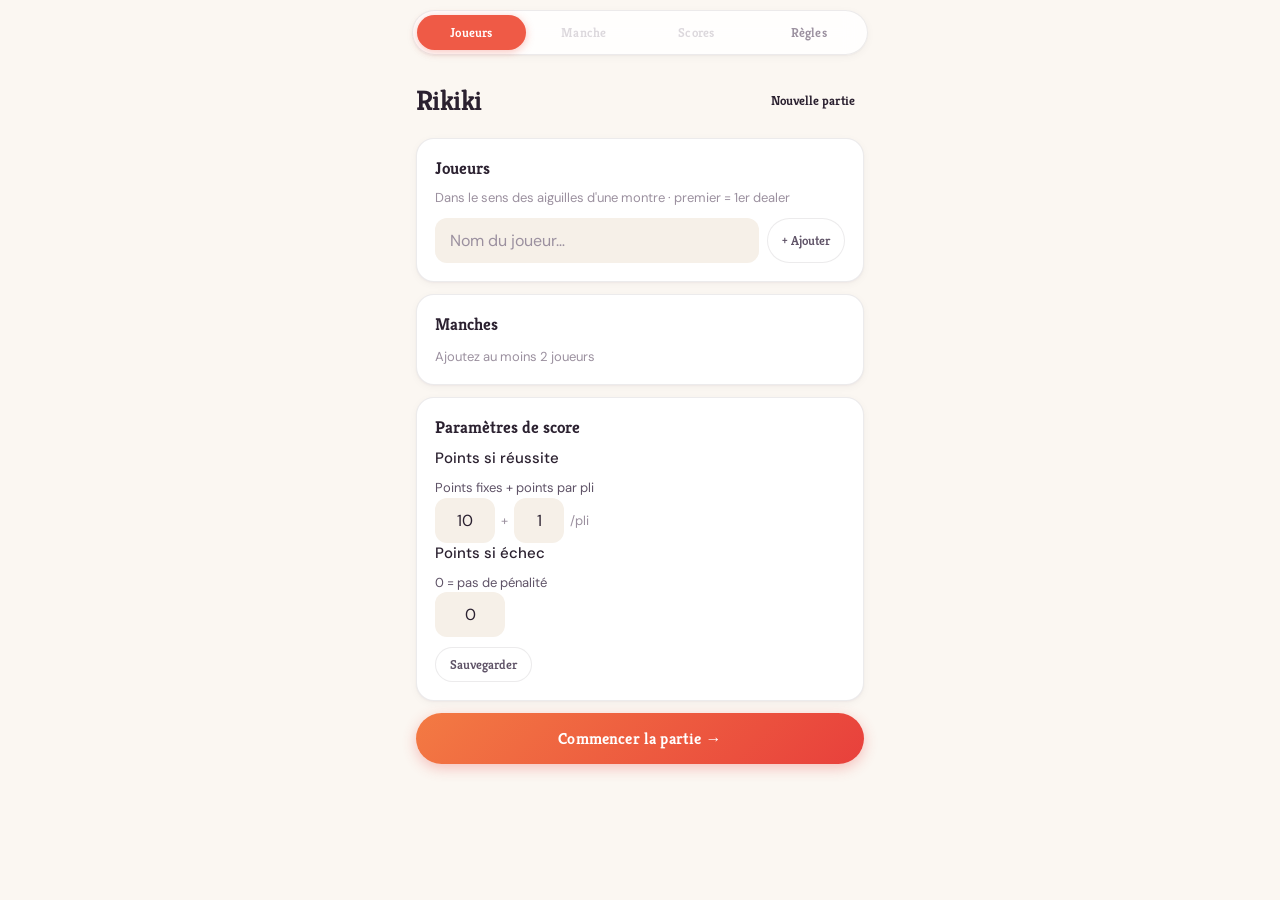
<file: index (3).html>
<!DOCTYPE html>
<html lang="fr">
<head>
  <meta charset="UTF-8">
  <meta name="viewport" content="width=device-width, initial-scale=1.0, viewport-fit=cover">
  <title>Rikiki</title>
  <meta name="description" content="Compteur de points pour le jeu de cartes Rikiki">
  <meta name="theme-color" content="#0f0e17">
  <meta name="apple-mobile-web-app-capable" content="yes">
  <meta name="apple-mobile-web-app-status-bar-style" content="black-translucent">
  <meta name="apple-mobile-web-app-title" content="Rikiki">
  <link rel="manifest" href="manifest.json">
  <link rel="icon" type="image/x-icon" href="images/favicon.ico">
  <link rel="icon" type="image/png" sizes="16x16" href="images/favicon-16x16.png">
  <link rel="icon" type="image/png" sizes="32x32" href="images/favicon-32x32.png">
  <link rel="apple-touch-icon" href="images/apple-touch-icon.png">
  <link rel="stylesheet" href="css/style.css">
</head>
<body>
<div id="app">

  <!-- NAV -->
  <nav class="nav">
    <button class="nav-btn active" id="nav-setup" onclick="showScreen('setup')">Joueurs</button>
    <button class="nav-btn" id="nav-game" onclick="showScreen('game'); renderGameScreen();" disabled>Manche</button>
    <button class="nav-btn" id="nav-scores" onclick="showScreen('scores'); renderScores();" disabled>Scores</button>
    <button class="nav-btn" id="nav-rules" onclick="showScreen('rules')">Règles</button>
  </nav>

  <!-- ── SETUP SCREEN ── -->
  <div class="screen active" id="screen-setup">
    <div style="padding-top:8px;">
      <div style="display:flex;align-items:center;justify-content:space-between;margin-bottom:20px;">
        <h1>Rikiki</h1>
        <span class="badge badge-amber" style="font-size:13px;">Nouvelle partie</span>
      </div>

      <div class="card">
        <h3>Joueurs</h3>
        <p style="font-size:13px;color:var(--text3);margin-bottom:12px;">Dans le sens des aiguilles d'une montre · premier = 1er dealer</p>
        <div id="player-list"></div>
        <div style="display:flex;gap:8px;margin-top:12px;">
          <input type="text" id="player-input" placeholder="Nom du joueur…" style="flex:1;" maxlength="20">
          <button class="btn-sm" onclick="addPlayer()" style="flex-shrink:0;">+ Ajouter</button>
        </div>
      </div>

      <div class="card">
        <h3>Manches</h3>
        <div id="round-preview"><span style="color:var(--text3);font-size:13px;">Ajoutez au moins 2 joueurs</span></div>
      </div>

      <!-- Settings inline -->
      <div class="card">
        <h3>Paramètres de score</h3>
        <div class="setting-row">
          <div>
            <div class="setting-label">Points si réussite</div>
            <div class="setting-desc">Points fixes + points par pli</div>
          </div>
          <div style="display:flex;gap:6px;align-items:center;">
            <input type="number" id="set-success" min="0" max="100" value="10" style="width:60px;">
            <span style="color:var(--text3);font-size:13px;">+</span>
            <input type="number" id="set-trick" min="0" max="10" value="1" style="width:50px;">
            <span style="color:var(--text3);font-size:13px;">/pli</span>
          </div>
        </div>
        <div class="setting-row">
          <div>
            <div class="setting-label">Points si échec</div>
            <div class="setting-desc">0 = pas de pénalité</div>
          </div>
          <input type="number" id="set-failure" min="-100" max="0" value="0" style="width:70px;">
        </div>
        <button class="btn-sm" onclick="saveSettings()" style="margin-top:10px;">Sauvegarder</button>
      </div>

      <button class="btn btn-primary" onclick="startGame()">Commencer la partie →</button>
    </div>
  </div>

  <!-- ── GAME SCREEN ── -->
  <div class="screen" id="screen-game">
    <div id="finished-area" style="display:none;" class="winner-banner">
      <div class="crown">🏆</div>
      <div class="winner-name" id="winner-name"></div>
      <div id="winner-pts" style="font-size:18px;color:var(--text2);font-family:'Kreon',serif;font-weight:600;"></div>
      <p style="font-size:14px;color:var(--text3);margin-top:8px;">Consultez le tableau des scores</p>
      <button class="btn btn-secondary" onclick="showScreen('scores')" style="margin-top:16px;">Voir les scores →</button>
      <button class="btn btn-secondary" onclick="location.reload()" style="margin-top:8px;">Nouvelle partie</button>
    </div>

    <div id="round-header-area">

      <div class="round-header">
        <div>
          <div class="round-title" id="round-title">Manche 1</div>
          <div class="round-sub" id="round-sub"></div>
        </div>
        <div style="display:flex;flex-direction:column;align-items:flex-end;gap:6px;">
          <span class="badge badge-amber" id="round-badge"></span>
          <button class="btn-sm" id="btn-descend" onclick="confirmDescend()" style="display:none;font-size:11px;">↓ Commencer la descente</button>
        </div>
      </div>

      <div class="info-row">
        <span>🎯</span>
        <span>Premier à parler : <strong id="info-first"></strong></span>
        <span style="margin-left:auto;color:var(--text3);">Dealer : <strong id="info-dealer"></strong></span>
      </div>

      <!-- PHASE: Announce -->
      <div id="phase-announce">
        <div class="card">
          <h3>Annonces</h3>
          <table class="announce-table">
            <thead>
              <tr>
                <th style="text-align:left;">Joueur</th>
                <th>Annonce</th>
              </tr>
            </thead>
            <tbody id="announce-tbody"></tbody>
          </table>
          <div class="warn-box" id="warn-announce"></div>
        </div>
        <button class="btn btn-primary" onclick="validateAnnouncements()">Valider les annonces →</button>
      </div>

      <!-- PHASE: Result -->
      <div id="phase-result" style="display:none;">
        <div class="card">
          <h3>Plis réalisés</h3>
          <table class="announce-table">
            <thead>
              <tr>
                <th style="text-align:left;">Joueur</th>
                <th>Annoncé</th>
                <th>Réalisé</th>
                <th>Points</th>
              </tr>
            </thead>
            <tbody id="result-tbody"></tbody>
          </table>
        </div>
        <button class="btn btn-primary" onclick="validateResults()">Valider les résultats →</button>
        <button class="btn btn-secondary" onclick="backToAnnounce()" style="margin-top:8px;">← Corriger les annonces</button>
      </div>
    </div>
  </div>

  <!-- ── SCORES SCREEN ── -->
  <div class="screen" id="screen-scores">
    <div style="padding-top:8px;">
      <h2>Scores</h2>
      <div class="metric-grid">
        <div class="metric">
          <div class="metric-label">Leader</div>
          <div class="metric-value" id="score-leader-name" style="font-size:18px;">—</div>
          <div class="metric-sub" id="score-leader-pts"></div>
        </div>
        <div class="metric">
          <div class="metric-label">Manche</div>
          <div class="metric-value" id="score-round-val">—</div>
          <div class="metric-sub" id="score-round-sub"></div>
        </div>
      </div>
      <div class="card" style="padding:12px 16px;">
        <div class="score-wrap">
          <table class="score-table">
            <thead><tr id="score-thead"></tr></thead>
            <tbody id="score-tbody"></tbody>
          </table>
        </div>
      </div>
      <button class="btn btn-secondary" onclick="showScreen('game'); renderGameScreen();" id="back-to-game-btn">← Retour à la manche</button>
    </div>
  </div>

  <!-- ── RULES SCREEN ── -->
  <div class="screen" id="screen-rules">
    <div style="padding-top:8px;">
      <h2>Règles du jeu</h2>

      <div class="card">
        <div class="rule-block">
          <h3>🃏 But du jeu</h3>
          <p>Annoncer <em>exactement</em> le nombre de plis que l'on va remporter. Ni plus, ni moins. On marque des points uniquement si l'annonce est respectée.</p>
        </div>
        <div class="rule-block">
          <h3>🔄 Manches</h3>
          <p>La partie monte de 1 carte jusqu'au maximum (52 ÷ nb de joueurs), puis redescend à 1. Exemple avec 4 joueurs : 1-2-3…13-12…2-1 = 25 manches.</p>
        </div>
        <div class="rule-block">
          <h3>🚫 Règle des annonces</h3>
          <p>La somme des annonces ne peut <strong>pas</strong> être égale au nombre de plis de la manche. Le dernier à annoncer est donc contraint — l'app vous le signale.</p>
        </div>
        <div class="rule-block">
          <h3>🎯 Atout</h3>
          <p>Une couleur d'atout est tirée au sort chaque manche. On doit suivre la couleur demandée si possible. L'atout prime sur toutes les autres couleurs.</p>
        </div>
        <div class="rule-block">
          <h3>🏆 Points</h3>
          <p>
            <span class="badge badge-green" style="margin-right:6px;">Réussite</span> Points fixes + 1 pt par pli remporté<br><br>
            <span class="badge badge-red" style="margin-right:6px;">Échec</span> 0 point (modifiable dans les paramètres)
          </p>
          <p style="margin-top:10px;">Exemple : annoncer 3 et réaliser 3 = 10 + 3 = <strong>13 pts</strong></p>
        </div>
        <div class="rule-block">
          <h3>👥 Rotation</h3>
          <p>À chaque manche, le dealer tourne d'un joueur dans le sens des aiguilles d'une montre. Le premier à annoncer est le joueur à gauche du dealer.</p>
        </div>
      </div>
    </div>
  </div>

</div><!-- #app -->

<div class="toast" id="toast"></div>

<script src="js/game.js"></script>
<script src="js/app.js"></script>
<script>
  if ('serviceWorker' in navigator) {
    window.addEventListener('load', () => {
      navigator.serviceWorker.register('sw.js').catch(() => {});
    });
  }
</script>
</body>
</html>
</file>
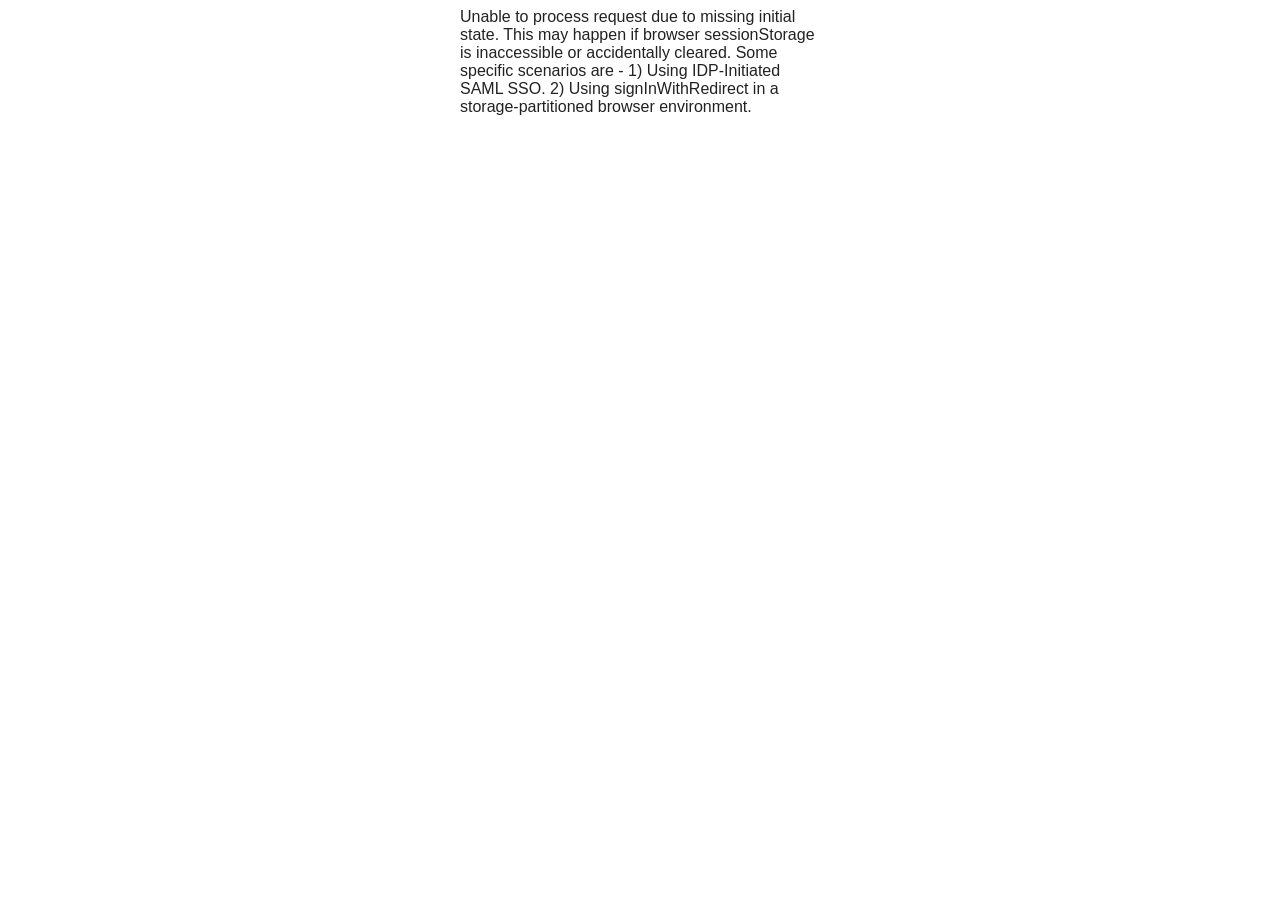
<file: __/auth/handler.html>
<!DOCTYPE html>
<html>
<head>
<meta name=viewport content="width=device-width, initial-scale=1">
<meta http-equiv="Content-Type" content="text/html; charset=utf-8">
<script type="text/javascript" src="experiments.js"></script>
<script type="text/javascript" src="handler.js"></script>
<script type="text/javascript" nonce="firebase-auth-helper">
var POST_BODY = '{{POST_BODY}}';
fireauth.oauthhelper.widget.initialize();
</script>
</head>
<body>
</body>
</html>
</file>
<file: css/style.css>
@import url('https://fonts.googleapis.com/css2?family=Kreon:wght@400;500;600;700&family=DM+Sans:wght@300;400;500&display=swap');

/* Palette tirée de l'icône (corail) et du logo (dégradé orange → rouge),
   posée sur un fond crème plutôt que gris : c'est ce qui donne la chaleur. */
:root {
  --bg: #fbf7f2;
  --surface: #ffffff;
  --surface2: #f6f0e8;
  --surface3: #ece3d7;
  --text: #2b2130;
  --text2: #5f5367;
  --text3: #9b909f;
  --border: rgba(43, 33, 48, 0.09);

  --accent: #ef5a46;
  --accent-dark: #d4412f;
  --accent-soft: #fde8e3;
  --accent-grad: linear-gradient(135deg, #f37a43 0%, #e8403c 100%);
  --gold: #e9a23b;
  --green: #1e8a5a;
  --green-soft: #dcf2e6;
  --red: #b8283f;
  --red-soft: #fbe2e6;

  --shadow-sm: 0 1px 2px rgba(43, 33, 48, 0.04), 0 2px 8px rgba(43, 33, 48, 0.04);
  --shadow-md: 0 2px 4px rgba(43, 33, 48, 0.05), 0 8px 24px rgba(43, 33, 48, 0.08);
  --radius: 18px;
  --radius-sm: 12px;
  --nav-bg: rgba(255, 255, 255, 0.85);

  /* Mouvement : trois durées et deux courbes pour toute l'app. */
  --ease-out: cubic-bezier(.2, .8, .2, 1);
  --ease-spring: cubic-bezier(.3, 1.35, .5, 1);
  --d-fast: .15s;
  --d-base: .25s;
  --d-slow: .45s;
  color-scheme: light;
}

/* MODE SOMBRE : même chaleur, posée sur une aubergine très foncée plutôt
   que sur du noir. Actif si le téléphone est en sombre (sauf choix "Clair"),
   ou si l'utilisateur force "Sombre". */
@media (prefers-color-scheme: dark) {
  :root:not([data-theme="light"]) {
    --bg: #1c1720;
    --surface: #272029;
    --surface2: #332b36;
    --surface3: #443a47;
    --text: #f4edf2;
    --text2: #c9bec8;
    --text3: #8f8392;
    --border: rgba(255, 255, 255, 0.08);
    --accent-soft: rgba(239, 90, 70, 0.18);
    --accent-dark: #ff8a73;
    --green: #4fc08a;
    --green-soft: rgba(79, 192, 138, 0.16);
    --red: #ff7b8c;
    --red-soft: rgba(255, 123, 140, 0.15);
    --shadow-sm: 0 1px 2px rgba(0, 0, 0, 0.3);
    --shadow-md: 0 8px 24px rgba(0, 0, 0, 0.4);
    --nav-bg: rgba(39, 32, 41, 0.85);
    color-scheme: dark;
  }
}
:root[data-theme="dark"] {
  --bg: #1c1720;
  --surface: #272029;
  --surface2: #332b36;
  --surface3: #443a47;
  --text: #f4edf2;
  --text2: #c9bec8;
  --text3: #8f8392;
  --border: rgba(255, 255, 255, 0.08);
  --accent-soft: rgba(239, 90, 70, 0.18);
  --accent-dark: #ff8a73;
  --green: #4fc08a;
  --green-soft: rgba(79, 192, 138, 0.16);
  --red: #ff7b8c;
  --red-soft: rgba(255, 123, 140, 0.15);
  --shadow-sm: 0 1px 2px rgba(0, 0, 0, 0.3);
  --shadow-md: 0 8px 24px rgba(0, 0, 0, 0.4);
  --nav-bg: rgba(39, 32, 41, 0.85);
  color-scheme: dark;
}

/* Une couleur par siège autour de la table. */
.p0 { --pc: #ef5a46; --pc-soft: #fde8e3; }
.p1 { --pc: #1a9a96; --pc-soft: #d8f1ef; }
.p2 { --pc: #7a5bd6; --pc-soft: #ebe5fb; }
.p3 { --pc: #d98a10; --pc-soft: #fbedd3; }
.p4 { --pc: #3a78dd; --pc-soft: #dfeafb; }
.p5 { --pc: #3d974d; --pc-soft: #def1e1; }
.p6 { --pc: #d14a8c; --pc-soft: #fae2ee; }
.p7 { --pc: #5c6b7a; --pc-soft: #e5e9ed; }

@media (prefers-color-scheme: dark) {
  :root:not([data-theme="light"]) .p0, :root:not([data-theme="light"]) .p1, :root:not([data-theme="light"]) .p2, :root:not([data-theme="light"]) .p3,
  :root:not([data-theme="light"]) .p4, :root:not([data-theme="light"]) .p5, :root:not([data-theme="light"]) .p6, :root:not([data-theme="light"]) .p7 {
    --pc-soft: color-mix(in srgb, var(--pc) 22%, transparent);
  }
  :root:not([data-theme="light"]) .powered-by img { filter: invert(1) hue-rotate(180deg); }
}
:root[data-theme="dark"] :is(.p0, .p1, .p2, .p3, .p4, .p5, .p6, .p7) { --pc-soft: color-mix(in srgb, var(--pc) 22%, transparent); }
:root[data-theme="dark"] .powered-by img { filter: invert(1) hue-rotate(180deg); }

* { box-sizing: border-box; margin: 0; padding: 0; -webkit-tap-highlight-color: transparent; touch-action: manipulation; }

html, body {
  height: 100%;
  background: var(--bg);
  color: var(--text);
  font-family: 'DM Sans', sans-serif;
  font-size: 16px;
  overscroll-behavior: none;
  -webkit-font-smoothing: antialiased;
}

#app {
  max-width: 480px;
  margin: 0 auto;
  min-height: 100vh;
  min-height: 100dvh;
  display: flex;
  flex-direction: column;
  padding-top: env(safe-area-inset-top);
  padding-bottom: env(safe-area-inset-bottom);
  padding-left: env(safe-area-inset-left);
  padding-right: env(safe-area-inset-right);
}

/* NAV : contrôle segmenté, collé en haut */
.nav {
  display: flex;
  gap: 4px;
  margin: 10px 12px 0;
  padding: 4px;
  background: var(--nav-bg);
  -webkit-backdrop-filter: blur(12px);
  backdrop-filter: blur(12px);
  border: 1px solid var(--border);
  border-radius: 99px;
  position: sticky;
  top: calc(10px + env(safe-area-inset-top));
  z-index: 100;
  box-shadow: var(--shadow-sm);
}

.nav-btn {
  flex: 1;
  padding: 9px 4px;
  font-family: 'Kreon', serif;
  font-size: 13px;
  font-weight: 600;
  letter-spacing: 0.01em;
  border: none;
  border-radius: 99px;
  background: transparent;
  color: var(--text3);
  cursor: pointer;
  position: relative;
  z-index: 1;
  transition: background 0.2s, color .3s .05s;
  display: flex;
  align-items: center;
  justify-content: center;
}
.nav-btn-icon { flex: 0 0 44px; }
.nav-btn.active {
  background: var(--accent);
  color: #fff;
  box-shadow: 0 2px 8px rgba(239, 90, 70, 0.35);
}
.nav-btn:disabled {
  opacity: 0.35;
  pointer-events: none;
}

/* SCREENS */
.screens-wrap { flex: 1; display: flex; flex-direction: column; min-height: 0; }
.screen { display: none; flex: 1; padding: 20px 16px 40px; overflow-y: auto; }
.screen.active { display: block; animation: fadeUp var(--d-base) var(--ease-out); }
@keyframes fadeUp { from { opacity: 0; transform: translateY(6px); } to { opacity: 1; transform: none; } }

/* ── SPLIT VIEW (landscape tablet / desktop) ──────────────────────
   Encoding panel on the left, live scoreboard on the right. */
@media (min-width: 840px) {
  body.split #app { max-width: 1200px; }
  body.split .screens-wrap {
    display: grid;
    grid-template-columns: minmax(0, 1.05fr) minmax(0, 1fr);
    gap: 0;
    align-items: stretch;
    min-height: 0;
  }
  body.split .screen.active {
    display: block;
    max-height: calc(100dvh - 70px);
    overflow-y: auto;
    padding: 20px 20px 40px;
  }
  body.split #screen-scores { border-left: 1px solid var(--border); }
  /* Redundant when both panels are already visible side by side: the
     scoreboard on the right is itself the way to correct a round. */
  body.split #back-to-game-btn,
  body.split #btn-end-scores,
  body.split #btn-fix-round,
  body.split #score-hint { display: none !important; }
  /* Vertical space is the scarce resource on a landscape tablet. */
  body.split .btn-row { flex-direction: row; }
  body.split .btn-row .btn { padding: 11px; font-size: 14px; }
  body.split .score-wrap { margin: 0; padding: 0; }
  body.split #screen-scores h2 { position: sticky; top: 0; background: var(--bg); padding-bottom: 8px; z-index: 5; }
}

/* TYPOGRAPHY */
h1 {
  font-family: 'Kreon', serif;
  font-size: 28px;
  font-weight: 700;
  letter-spacing: -0.02em;
}
h2 {
  font-family: 'Kreon', serif;
  font-size: 26px;
  font-weight: 700;
  letter-spacing: -0.01em;
  color: var(--text);
  margin-bottom: 16px;
}
h3 {
  font-family: 'Kreon', serif;
  font-size: 17px;
  font-weight: 700;
  color: var(--text);
  margin-bottom: 10px;
}
.muted { font-size: 13px; color: var(--text3); }

/* BRAND (écran Joueurs) */
.brand {
  text-align: center;
  padding: 18px 0 22px;
}
.brand-logo {
  display: inline-block;
  font-family: 'Kreon', serif;
  font-weight: 700;
  font-size: clamp(46px, 15vw, 64px);
  line-height: 1;
  letter-spacing: -1px;
  background: var(--accent-grad);
  -webkit-background-clip: text;
  background-clip: text;
  color: transparent;
  -webkit-text-fill-color: transparent;
}
/* Deux cartes de chaque côté du nom, reprises de l'image de partage. */
.brand-row { display: flex; align-items: center; justify-content: center; gap: 16px; }
.brand-fan { position: relative; flex: none; width: 44px; height: 46px; }
.brand-fan i {
  position: absolute;
  left: 50%;
  bottom: 0;
  width: 32px;
  height: 45px;
  margin-left: -16px;
  padding: 4px 0 0 5px;
  border-radius: 5px;
  background: #fffdfa;
  border: 1px solid rgba(43, 33, 48, 0.08);
  box-shadow: 0 2px 4px rgba(43, 33, 48, 0.08), 0 6px 14px rgba(43, 33, 48, 0.10);
  font: normal 700 13px/1 'Kreon', serif;
  color: #2b2130;
  text-align: left;
  transform-origin: 50% 150%;
  transform: rotate(var(--r));
  animation: fanOpen var(--d-slow) var(--ease-spring) both;
}
.brand-fan i.r { color: #e8403c; }
/* Cartes de droite : index dans le coin droit, en miroir de celles de gauche. */
.brand-fan i.tr { padding: 4px 5px 0 0; text-align: right; }
.brand-fan b { display: block; margin-top: 2px; font: 400 11px/1 serif; }
@keyframes fanOpen { from { transform: rotate(0); opacity: 0; } }
.brand-tag {
  font-size: 14px;
  color: var(--text2);
  margin-top: 10px;
}
.brand-suits {
  display: flex;
  justify-content: center;
  gap: 14px;
  margin-top: 12px;
  font-size: 15px;
  color: var(--text);
  opacity: 0.55;
}
.brand-suits .r { color: var(--accent); opacity: 1; }
.brand-suits-lg { font-size: 30px; gap: 18px; margin: 0 0 16px; opacity: 0.8; }

/* CARDS */
.card {
  background: var(--surface);
  border: 1px solid var(--border);
  border-radius: var(--radius);
  padding: 18px;
  margin-bottom: 12px;
  box-shadow: var(--shadow-sm);
}
.card-flush { padding: 6px 10px 12px; }
.card-hint { font-size: 13px; color: var(--text3); margin: -4px 0 12px; line-height: 1.45; }

/* INPUTS */
input[type=text], input[type=number] {
  background: var(--surface2);
  border: 1.5px solid transparent;
  border-radius: var(--radius-sm);
  color: var(--text);
  font-family: 'DM Sans', sans-serif;
  font-size: 16px;
  padding: 11px 14px;
  width: 100%;
  outline: none;
  transition: border-color 0.15s, background 0.15s, box-shadow 0.15s;
}
input[type=text]::placeholder { color: var(--text3); }
input[type=text]:focus, input[type=number]:focus {
  border-color: var(--accent);
  background: var(--surface);
  box-shadow: 0 0 0 4px var(--accent-soft);
}
input[type=number] { text-align: center; -moz-appearance: textfield; }
input[type=number]::-webkit-outer-spin-button,
input[type=number]::-webkit-inner-spin-button { -webkit-appearance: none; margin: 0; }

.add-row { display: flex; gap: 8px; margin-top: 14px; }
.add-row input { flex: 1; min-width: 0; }

/* BUTTONS */
.btn {
  display: block;
  width: 100%;
  padding: 15px;
  border-radius: 99px;
  font-family: 'Kreon', serif;
  font-size: 16px;
  font-weight: 700;
  letter-spacing: 0.01em;
  border: none;
  cursor: pointer;
  transition: transform var(--d-fast) var(--ease-out), box-shadow var(--d-fast), background var(--d-fast), filter var(--d-fast);
}
.btn:active { transform: scale(0.98); }
.btn-primary {
  background: var(--accent-grad);
  color: #fff;
  box-shadow: 0 4px 14px rgba(232, 64, 60, 0.3);
}
.btn-primary:hover { box-shadow: 0 6px 18px rgba(232, 64, 60, 0.38); }
.btn-lg { padding: 17px; font-size: 17px; margin-top: 4px; }
.btn-secondary {
  background: var(--surface);
  color: var(--text);
  border: 1px solid var(--border);
  box-shadow: var(--shadow-sm);
}
.btn-secondary:hover { background: var(--surface2); }
.btn-end {
  background: transparent;
  color: var(--red);
  font-weight: 600;
  font-size: 14px;
  padding: 12px;
}
.btn-end:hover { background: var(--red-soft); }
.btn-link {
  background: transparent;
  color: var(--text2);
  font-size: 14px;
  font-weight: 600;
  padding: 12px;
  margin-top: 4px;
  text-decoration: underline;
  text-decoration-color: var(--surface3);
  text-underline-offset: 4px;
}
.btn-sm {
  display: inline-flex;
  align-items: center;
  gap: 6px;
  padding: 8px 14px;
  border-radius: 99px;
  font-family: 'Kreon', serif;
  font-size: 13px;
  font-weight: 600;
  border: 1px solid var(--border);
  background: var(--surface);
  color: var(--text2);
  cursor: pointer;
  transition: all 0.15s;
}
.btn-sm:hover { border-color: var(--accent); color: var(--accent-dark); }
.btn-sm.danger:hover { border-color: var(--red); color: var(--red); background: var(--red-soft); }
.btn-add {
  flex-shrink: 0;
  padding: 0 18px;
  border-radius: var(--radius-sm);
  border: none;
  background: var(--text);
  color: var(--bg);
  font-family: 'Kreon', serif;
  font-size: 15px;
  font-weight: 700;
  cursor: pointer;
  transition: transform 0.12s;
}
.btn-add:active { transform: scale(0.96); }
.icon-btn {
  width: 34px;
  height: 34px;
  flex-shrink: 0;
  display: inline-flex;
  align-items: center;
  justify-content: center;
  border-radius: 50%;
  border: none;
  background: transparent;
  color: var(--text3);
  font-size: 14px;
  cursor: pointer;
  transition: background 0.15s, color 0.15s;
}
.icon-btn:hover { background: var(--surface2); color: var(--text); }

/* Stacked on phones, side by side once there is room (see split view).
   flex:1 is what neutralises the width:100% that .btn carries; without it a
   flex item keeps asking for the full container width and overflows. */
.btn-row { display: flex; flex-direction: column; gap: 8px; margin-top: 8px; }
.btn-row .btn { flex: 1; min-width: 0; }
/* Always on one line, whatever the viewport. */
.btn-row-inline { flex-direction: row; margin-top: 14px; }
.btn-row-inline .btn { padding: 12px; font-size: 14px; }

/* BADGE */
.badge {
  display: inline-flex;
  align-items: center;
  justify-content: center;
  min-width: 38px;
  padding: 3px 9px;
  border-radius: 99px;
  font-size: 13px;
  font-weight: 700;
  font-family: 'Kreon', serif;
  font-variant-numeric: tabular-nums;
}
.badge-green { background: var(--green-soft); color: var(--green); }
.badge-red { background: var(--red-soft); color: var(--red); }
.badge-accent { background: var(--accent-soft); color: var(--accent-dark); min-width: 0; font-size: 12px; }
.badge-neutral { background: var(--surface2); color: var(--text2); }

/* AVATAR */
.avatar {
  width: 38px;
  height: 38px;
  border-radius: 50%;
  background: var(--pc-soft, var(--surface2));
  color: var(--pc, var(--text2));
  display: flex;
  align-items: center;
  justify-content: center;
  font-family: 'Kreon', serif;
  font-size: 16px;
  font-weight: 700;
  flex-shrink: 0;
}
.avatar-sm { width: 28px; height: 28px; font-size: 13px; }

/* PLAYER ROW */
.player-row {
  display: flex;
  align-items: center;
  gap: 12px;
  padding: 9px 0;
  border-bottom: 1px solid var(--border);
}
.player-row:last-child { border-bottom: none; }
.player-name { flex: 1; font-size: 16px; font-weight: 500; min-width: 0; overflow: hidden; text-overflow: ellipsis; white-space: nowrap; }
.player-cell { display: flex; align-items: center; gap: 10px; min-width: 0; }
.player-cell span { overflow: hidden; text-overflow: ellipsis; white-space: nowrap; }

/* STATS (aperçu des manches) */
.stat-row { display: grid; grid-template-columns: repeat(3, 1fr); gap: 8px; }
.stat {
  background: var(--surface2);
  border-radius: var(--radius-sm);
  padding: 10px 6px;
  text-align: center;
  display: flex;
  flex-direction: column;
}
.stat-value { font-family: 'Kreon', serif; font-size: 24px; font-weight: 700; line-height: 1.1; }
.stat-label { font-size: 12px; color: var(--text3); }

/* ANNOUNCE TABLE */
.announce-table { width: 100%; border-collapse: collapse; }
.announce-table th {
  font-family: 'DM Sans', sans-serif;
  font-size: 12px;
  font-weight: 500;
  color: var(--text3);
  padding: 0 4px 8px;
  text-align: center;
}
.announce-table th:first-child { text-align: left; }
.announce-table td {
  padding: 6px 4px;
  vertical-align: middle;
  text-align: center;
}
.announce-table td:first-child { font-size: 15px; font-weight: 500; text-align: left; max-width: 0; width: 45%; }
.announce-table input[type=number] {
  padding: 9px 4px;
  font-size: 18px;
  font-weight: 500;
  font-family: 'Kreon', serif;
  max-width: 76px;
}
.pts-cell { font-size: 13px; color: var(--text3); }

/* SCORE TABLE
   Manches en lignes, joueurs en colonnes. Le nombre de joueurs est borné
   (2 à 8), celui des manches ne l'est pas (jusqu'à 51) : la dimension qui
   grandit doit être celle qui défile verticalement. */
.score-wrap { overflow-x: auto; }
.score-table { width: 100%; border-collapse: separate; border-spacing: 0; }

/* En-tête collé en haut : le classement reste lisible pendant le défilement. */
.score-table thead th {
  position: sticky;
  top: 0;
  z-index: 3;
  background: var(--surface);
  padding: 10px 6px 10px;
  text-align: center;
  border-bottom: 1px solid var(--border);
  vertical-align: bottom;
}
.score-table th.col-round {
  left: 0;
  z-index: 4;
  text-align: left;
  font-size: 12px;
  font-weight: 500;
  color: var(--text3);
}
.score-table th.col-player { min-width: 62px; }
/* Trait de couleur du joueur, comme une pastille de jeton. */
.score-table th.col-player::before {
  content: '';
  display: block;
  width: 18px;
  height: 4px;
  border-radius: 99px;
  background: var(--pc, var(--surface3));
  margin: 0 auto 6px;
}
.ph-name {
  display: block;
  font-size: 13px;
  font-weight: 500;
  color: var(--text2);
  white-space: nowrap;
  overflow: hidden;
  text-overflow: ellipsis;
  max-width: 120px;
  margin: 0 auto;
}
.ph-total {
  display: block;
  font-family: 'Kreon', serif;
  font-size: 22px;
  font-weight: 700;
  color: var(--text);
  line-height: 1.1;
  margin-top: 1px;
  font-variant-numeric: tabular-nums;
}
.score-table th.col-player.leads .ph-total { color: var(--accent-dark); }
.score-table th.col-player.leads .ph-name::before { content: '♛ '; color: var(--gold); }

.score-table tbody td {
  padding: 7px 6px;
  text-align: center;
  border-top: 1px solid var(--border);
  font-size: 13px;
}
.score-table tbody tr:first-child td { border-top: none; }
.score-table td.col-round {
  position: sticky;
  left: 0;
  z-index: 2;
  background: var(--surface);
  text-align: left;
  white-space: nowrap;
}
.score-table .rn { font-family: 'Kreon', serif; font-weight: 700; font-size: 14px; color: var(--text); }
.score-table .rc { font-size: 11px; color: var(--text3); margin-left: 5px; }

/* Toute la ligne mène à la correction de la manche. */
.score-table tr.round-row { cursor: pointer; }
.score-table tr.round-row:hover td { background: var(--surface2); }
.score-table td.score-empty { text-align: center; color: var(--text3); padding: 26px 8px; }
.score-hint { font-size: 12px; color: var(--text3); margin-top: 10px; text-align: center; }

/* 5 joueurs et plus : 7 colonnes doivent tenir dans ~320 px sur un téléphone. */
.score-table.dense th.col-player { min-width: 42px; }
.score-table.dense thead th { padding: 8px 3px; }
.score-table.dense tbody td { padding: 6px 3px; }
.score-table.dense .ph-name { font-size: 11px; max-width: 62px; }
.score-table.dense .ph-total { font-size: 17px; }
.score-table.dense .badge { font-size: 11px; padding: 2px 5px; min-width: 30px; }
.score-table.dense .rn { font-size: 12px; }
.score-table.dense .rc { display: none; }
/* En vue paysage la place ne manque pas : on rend le détail. */
@media (min-width: 840px) {
  body.split .score-table.dense .rc { display: inline; }
  body.split .score-table.dense th.col-player { min-width: 54px; }
}

/* CLASSEMENT (écran Scores) */
.standings-card { padding: 14px 14px 8px; }
.standings-card h3 { margin-bottom: 6px; }
.standings { list-style: none; margin: 0; padding: 0; }
.st-row {
  display: grid;
  grid-template-columns: 22px 28px minmax(0, 1fr) auto auto 64px;
  align-items: center;
  gap: 8px;
  position: relative;
  padding: 7px 0;
  border-top: 1px solid var(--border);
}
.st-row:first-child { border-top: none; }
.st-rank {
  font-family: 'Kreon', serif;
  font-size: 17px;
  font-weight: 700;
  color: var(--text3);
  text-align: center;
}
.st-row.first .st-rank { color: var(--gold); }
.st-name { font-weight: 500; font-size: 15px; overflow: hidden; text-overflow: ellipsis; white-space: nowrap; }
.st-move { font-size: 11px; font-weight: 700; min-width: 0; }
.st-move.up { color: var(--green); }
.st-move.down { color: var(--red); }
.st-gap { font-size: 12px; color: var(--text3); white-space: nowrap; }
.st-pts {
  font-family: 'Kreon', serif;
  font-size: 19px;
  font-weight: 700;
  text-align: right;
  font-variant-numeric: tabular-nums;
}
.st-pts small { font-family: 'DM Sans', sans-serif; font-size: 11px; font-weight: 400; color: var(--text3); }
.st-row.first .st-pts { color: var(--accent-dark); }

/* BANDEAU (écran de jeu) */
.standings-strip {
  display: grid;
  align-items: center;
  gap: 6px;
  width: 100%;
  margin: 0 0 12px;
  padding: 8px 10px;
  background: var(--surface);
  border: 1px solid var(--border);
  border-radius: var(--radius-sm);
  box-shadow: var(--shadow-sm);
  color: var(--text);
  font: inherit;
  cursor: pointer;
  text-align: left;
}
.ss-trophy { font-size: 15px; flex-shrink: 0; }
.ss-item {
  display: inline-flex;
  align-items: baseline;
  gap: 4px;
  min-width: 0;
  padding: 3px 8px;
  border-radius: 99px;
  background: var(--pc-soft);
}
.ss-rank { font-family: 'Kreon', serif; font-size: 12px; font-weight: 700; color: var(--pc); }
.ss-name { font-size: 13px; font-weight: 500; overflow: hidden; text-overflow: ellipsis; white-space: nowrap; min-width: 0; }
.ss-pts { font-family: 'Kreon', serif; font-size: 14px; font-weight: 700; color: var(--pc); font-variant-numeric: tabular-nums; }
.ss-more { font-size: 12px; color: var(--text3); flex-shrink: 0; }
.ss-chev { justify-self: end; font-size: 20px; line-height: 1; color: var(--text3); flex-shrink: 0; }
/* En paysage, le classement complet est déjà affiché à droite. */
@media (min-width: 840px) {
  body.split .standings-strip { display: none !important; }
}

/* RESUME CARD */
.resume-card {
  border: 1.5px solid var(--accent);
  background: linear-gradient(180deg, var(--accent-soft) 0%, var(--surface) 75%);
}
.resume-card h3 { color: var(--accent-dark); }
.resume-players { font-size: 16px; font-weight: 500; }
.resume-progress { font-size: 13px; color: var(--text2); margin-top: 4px; }

/* MODAL */
.modal-backdrop {
  position: fixed;
  inset: 0;
  background: rgba(43, 33, 48, 0.5);
  -webkit-backdrop-filter: blur(3px);
  backdrop-filter: blur(3px);
  z-index: 500;
  display: flex;
  align-items: center;
  justify-content: center;
  padding: 16px;
  padding-top: max(16px, env(safe-area-inset-top));
  padding-bottom: max(16px, env(safe-area-inset-bottom));
}
.modal {
  background: var(--surface);
  border-radius: 22px;
  width: 100%;
  max-width: 520px;
  max-height: 100%;
  display: flex;
  flex-direction: column;
  box-shadow: 0 20px 60px rgba(43, 33, 48, 0.3);
  animation: modalIn var(--d-base) var(--ease-out);
}
@keyframes modalIn { from { opacity: 0; transform: translateY(12px) scale(0.98); } to { opacity: 1; transform: none; } }
.modal-head {
  display: flex;
  align-items: flex-start;
  justify-content: space-between;
  gap: 12px;
  padding: 18px 18px 12px;
}
.modal-head h2 { margin-bottom: 0; font-size: 21px; }
.modal-sub { font-size: 12px; color: var(--text3); margin-top: 2px; }
.modal-body { padding: 4px 18px 16px; overflow-y: auto; flex: 1; min-height: 0; }
.modal-foot { padding: 12px 18px 18px; border-top: 1px solid var(--border); }
.pill-btn { cursor: pointer; }
.pill-btn:hover { border-color: var(--accent); color: var(--accent-dark); }

/* ROUND HEADER : le seul bloc en couleur pleine, c'est le coeur de l'écran */
.round-header {
  position: relative;
  overflow: hidden;
  background: var(--accent-grad);
  color: #fff;
  border-radius: var(--radius);
  padding: 18px 18px 16px;
  margin-bottom: 12px;
  box-shadow: 0 8px 24px rgba(232, 64, 60, 0.25);
}
.round-header::after {
  content: '♠ ♥';
  position: absolute;
  right: -6px;
  bottom: -22px;
  font-size: 84px;
  line-height: 1;
  color: rgba(255, 255, 255, 0.12);
  pointer-events: none;
  letter-spacing: -8px;
}
.round-top {
  display: flex;
  justify-content: space-between;
  align-items: flex-start;
  gap: 12px;
}
.round-title {
  font-family: 'Kreon', serif;
  font-size: 30px;
  font-weight: 700;
  line-height: 1.05;
}
.round-sub { display: inline-block; font-size: 15px; opacity: 0.9; margin-top: 4px; }
.round-badge {
  background: rgba(255, 255, 255, 0.22);
  border-radius: 99px;
  padding: 4px 11px;
  font-family: 'Kreon', serif;
  font-size: 14px;
  font-weight: 700;
  white-space: nowrap;
}
.round-progress {
  position: relative;
  z-index: 1;
  height: 5px;
  background: rgba(255, 255, 255, 0.25);
  border-radius: 99px;
  margin-top: 16px;
  overflow: hidden;
}
.round-progress-fill {
  height: 100%;
  width: 0;
  background: #fff;
  border-radius: 99px;
  transition: width 0.4s ease;
}
.btn-ghost-light {
  position: relative;
  z-index: 1;
  margin-top: 12px;
  display: inline-flex;
  align-items: center;
  padding: 7px 14px;
  border-radius: 99px;
  border: 1px solid rgba(255, 255, 255, 0.5);
  background: rgba(255, 255, 255, 0.12);
  color: #fff;
  font-family: 'Kreon', serif;
  font-size: 13px;
  font-weight: 600;
  cursor: pointer;
}
.btn-ghost-light:hover { background: rgba(255, 255, 255, 0.22); }

/* INFO ROW : qui donne, qui parle */
.info-row {
  display: grid;
  grid-template-columns: 1fr 1fr;
  gap: 8px;
  margin-bottom: 12px;
}
.info-chip {
  background: var(--surface);
  border: 1px solid var(--border);
  border-radius: var(--radius-sm);
  padding: 10px 12px;
  box-shadow: var(--shadow-sm);
  min-width: 0;
}
.info-label { display: block; font-size: 12px; color: var(--text3); margin-bottom: 6px; }
.info-player {
  display: flex;
  align-items: center;
  gap: 8px;
  font-weight: 500;
  font-size: 15px;
  min-width: 0;
}
.info-player span { overflow: hidden; text-overflow: ellipsis; white-space: nowrap; }

/* FORBIDDEN WARNING */
.warn-box {
  background: var(--red-soft);
  border-radius: var(--radius-sm);
  padding: 11px 14px;
  font-size: 13px;
  line-height: 1.45;
  color: var(--red);
  margin-top: 12px;
  display: none;
}
.warn-box.visible { display: block; }

/* INDICE DU DERNIER À ANNONCER */
.last-hint {
  display: none;
  align-items: center;
  gap: 10px;
  margin-top: 12px;
  padding: 10px 14px;
  border-radius: var(--radius-sm);
  background: var(--surface2);
  font-size: 15px;
  color: var(--text2);
  transition: background 0.2s, color 0.2s;
}
.last-hint.visible { display: flex; animation: slideDown var(--d-base) var(--ease-out); }
.last-hint strong { color: var(--text); font-weight: 500; }
.hint-num {
  display: inline-flex;
  align-items: center;
  justify-content: center;
  min-width: 30px;
  height: 30px;
  padding: 0 8px;
  margin-left: 4px;
  border-radius: 99px;
  background: var(--surface);
  color: var(--accent-dark);
  font-family: 'Kreon', serif;
  font-size: 18px;
  font-weight: 700;
  box-shadow: var(--shadow-sm);
  animation: pop var(--d-base) var(--ease-spring);
}
.last-hint.blocked { background: var(--red-soft); color: var(--red); }
.last-hint.blocked strong { color: var(--red); }
.last-hint.blocked .hint-num { background: var(--red); color: #fff; }
.announce-table input.is-forbidden {
  border-color: var(--red);
  background: var(--red-soft);
  color: var(--red);
}

/* ROUNDS SEQUENCE (sélecteur de manche à corriger) */
.seq-wrap { display: flex; flex-wrap: wrap; gap: 6px; }
.seq-pill {
  padding: 7px 12px;
  border-radius: 99px;
  font-size: 13px;
  font-weight: 600;
  font-family: 'Kreon', serif;
  background: var(--surface2);
  color: var(--text2);
  border: 1px solid transparent;
}
.seq-pill.current { background: var(--accent); color: #fff; }
.seq-pill.done { background: var(--surface2); color: var(--text); }

/* SETTINGS (barème) */
.setting {
  padding: 14px 0;
  border-bottom: 1px solid var(--border);
}
.setting:last-child { border-bottom: none; padding-bottom: 2px; }
.setting:first-of-type { padding-top: 4px; }
.setting-head { display: flex; align-items: center; gap: 8px; margin-bottom: 10px; }
.setting-dot { width: 8px; height: 8px; border-radius: 50%; }
.setting-dot.ok { background: var(--green); }
.setting-dot.ko { background: var(--red); }
.setting-label { font-size: 15px; font-weight: 500; }
.setting-inputs { display: flex; align-items: center; gap: 8px; flex-wrap: wrap; }
.num-field {
  display: inline-flex;
  align-items: center;
  gap: 8px;
  font-size: 14px;
  color: var(--text2);
}
.num-field input[type=number] {
  width: 64px;
  padding: 9px 6px;
  font-family: 'Kreon', serif;
  font-size: 18px;
  font-weight: 500;
}
.op { font-family: 'Kreon', serif; font-size: 18px; color: var(--text3); }
.op-minus { color: var(--red); font-size: 22px; font-weight: 700; }
.setting-desc { font-size: 13px; color: var(--text2); margin-top: 10px; line-height: 1.5; }
.setting-example {
  font-size: 13px;
  color: var(--text2);
  background: var(--surface2);
  border-radius: 10px;
  padding: 8px 12px;
  margin-top: 10px;
  font-variant-numeric: tabular-nums;
}

/* RULES */
.rule-block {
  padding: 14px 0;
  border-bottom: 1px solid var(--border);
}
.rule-block:first-child { padding-top: 0; }
.rule-block:last-child { border-bottom: none; padding-bottom: 0; }
.rule-block h3 { margin-bottom: 0; }
.rule-block p { font-size: 15px; color: var(--text2); line-height: 1.6; margin-top: 8px; }
.rule-block .badge { min-width: 0; margin-right: 4px; }

/* WINNER */
.winner-banner {
  text-align: center;
  padding: 22px 20px 32px;
  background: var(--surface);
  border-radius: var(--radius);
  box-shadow: var(--shadow-md);
  position: relative;
  overflow: hidden;
}
.winner-banner::before {
  content: '';
  position: absolute;
  inset: 0 0 auto;
  height: 120px;
  background: radial-gradient(ellipse at 50% 0%, var(--accent-soft) 0%, transparent 70%);
  pointer-events: none;
}
@keyframes pop { from { transform: scale(0.4); opacity: 0; } to { transform: none; opacity: 1; } }

/* TOAST */
.toast {
  position: fixed;
  bottom: calc(24px + env(safe-area-inset-bottom));
  left: 50%;
  transform: translateX(-50%) translateY(120px);
  background: var(--text);
  color: var(--bg);
  padding: 11px 20px;
  border-radius: 99px;
  font-size: 14px;
  font-weight: 500;
  box-shadow: var(--shadow-md);
  transition: transform var(--d-base) var(--ease-out);
  z-index: 999;
  white-space: nowrap;
}
.toast.show { transform: translateX(-50%) translateY(0); }

/* SCROLLBAR */
::-webkit-scrollbar { width: 4px; height: 4px; }
::-webkit-scrollbar-track { background: transparent; }
::-webkit-scrollbar-thumb { background: var(--surface3); border-radius: 4px; }

/* COMPTE */
.historique-empty {
  text-align: center;
  padding: 28px 20px;
  color: var(--text3);
  font-size: 13px;
  background: var(--surface);
  border: 1px dashed var(--surface3);
  border-radius: var(--radius);
}
#user-photo { border-color: var(--accent-soft) !important; }

/* PWA INSTALL BANNER */
#install-banner {
  display: none;
  position: fixed;
  left: 50%;
  bottom: calc(16px + env(safe-area-inset-bottom));
  transform: translateX(-50%);
  width: calc(100% - 24px);
  max-width: 456px;
  background: var(--surface);
  border: 1px solid var(--border);
  border-radius: 20px;
  box-shadow: 0 10px 32px rgba(43, 33, 48, 0.18);
  padding: 10px 12px 10px 8px;
  z-index: 400;
  align-items: center;
  gap: 10px;
  animation: ibSlide var(--d-slow) var(--ease-out);
}
body.show-install-banner #install-banner { display: flex; }
@keyframes ibSlide { from { opacity: 0; transform: translate(-50%, 16px); } to { opacity: 1; transform: translate(-50%, 0); } }
.ib-close {
  background: none;
  border: none;
  cursor: pointer;
  font-size: 12px;
  color: var(--text3);
  width: 28px;
  height: 28px;
  border-radius: 50%;
  flex-shrink: 0;
  display: flex;
  align-items: center;
  justify-content: center;
}
.ib-close:hover { background: var(--surface2); color: var(--text); }
.ib-logo {
  width: 44px;
  height: 44px;
  flex-shrink: 0;
  border-radius: 11px;
  box-shadow: 0 2px 8px rgba(239, 90, 70, 0.3);
  display: block;
}
.ib-body { flex: 1; min-width: 0; }
.ib-title { font-family: 'Kreon', serif; font-weight: 700; font-size: 16px; white-space: nowrap; overflow: hidden; text-overflow: ellipsis; }
.ib-sub { font-size: 12px; color: var(--text3); white-space: nowrap; overflow: hidden; text-overflow: ellipsis; }
.ib-cta {
  flex-shrink: 0;
  background: var(--accent);
  color: #fff;
  border: none;
  cursor: pointer;
  font-family: 'Kreon', serif;
  font-weight: 700;
  font-size: 14px;
  padding: 9px 16px;
  border-radius: 99px;
}
.ib-cta:hover { background: var(--accent-dark); }

/* INSTALL GUIDE */
.install-hdr { text-align: center; margin-bottom: 18px; }
.install-hdr p { font-size: 14px; color: var(--text2); line-height: 1.5; }
.install-icon {
  width: 72px;
  height: 72px;
  border-radius: 18px;
  display: block;
  margin: 0 auto 12px;
  box-shadow: 0 6px 18px rgba(239, 90, 70, 0.3);
}
.install-steps { list-style: none; display: flex; flex-direction: column; gap: 14px; }
.install-steps li { display: flex; gap: 12px; align-items: flex-start; }
.step-num {
  width: 28px;
  height: 28px;
  flex-shrink: 0;
  border-radius: 50%;
  background: var(--accent-soft);
  color: var(--accent-dark);
  display: flex;
  align-items: center;
  justify-content: center;
  font-family: 'Kreon', serif;
  font-weight: 700;
  font-size: 14px;
}
.step-title { font-weight: 500; font-size: 15px; margin-bottom: 2px; }
.step-text { font-size: 13px; color: var(--text2); line-height: 1.5; }
.install-why {
  list-style: none;
  margin-top: 18px;
  padding: 12px 14px;
  background: var(--surface2);
  border-radius: var(--radius-sm);
  display: flex;
  flex-direction: column;
  gap: 6px;
}
.install-why li { font-size: 13px; color: var(--text2); padding-left: 18px; position: relative; }
.install-why li::before { content: '♦'; position: absolute; left: 0; color: var(--accent); font-size: 11px; top: 1px; }

footer {
  text-align: center;
  padding: 16px;
  font-size: 0.72rem;
  font-weight: 500;
  color: var(--text3);
}
.powered-by { display: inline-flex; align-items: center; gap: 8px; text-decoration: none; color: var(--text3); transition: opacity 0.15s; }
.powered-by:hover { opacity: 0.7; }
.powered-by img { height: 22px; width: auto; display: block; }

/* ── ANIMATIONS ──────────────────────────────────────────────────
   Courtes et rares : elles accompagnent une action, elles ne décorent pas. */
@keyframes slideDown { from { opacity: 0; transform: translateY(-6px); } to { opacity: 1; transform: none; } }
@keyframes slideIn { from { opacity: 0; transform: translateX(-12px); } to { opacity: 1; transform: none; } }
@keyframes shake {
  0%, 100% { transform: translateX(0); }
  20% { transform: translateX(-6px); }
  40% { transform: translateX(5px); }
  60% { transform: translateX(-3px); }
  80% { transform: translateX(2px); }
}
@keyframes deal {
  0% { opacity: 0; transform: translateY(-10px) rotate(-1.2deg) scale(0.98); }
  60% { opacity: 1; transform: translateY(2px) rotate(0.3deg); }
  100% { transform: none; }
}
@keyframes flash {
  0% { background: var(--accent-soft); }
  100% { background: var(--surface); }
}
@keyframes fall {
  0% { opacity: 0; transform: translate(0, -20px) rotate(0); }
  10% { opacity: 1; }
  100% { opacity: 0; transform: translate(var(--drift), 340px) rotate(var(--spin)); }
}

.shake { animation: shake 0.4s ease; }
.pop { animation: pop var(--d-base) var(--ease-spring); }
.player-row.enter { animation: slideIn var(--d-base) var(--ease-out); }
.round-header.deal { animation: deal var(--d-slow) var(--ease-out); }


.score-table tr.fresh td { animation: flash 1.6s ease-out; }
.score-table th.col-player.leads .ph-name::before { display: inline-block; animation: pop var(--d-base) var(--ease-spring); }
.btn-primary:hover { filter: brightness(1.04); }

.confetti {
  position: absolute;
  top: 0;
  color: var(--text);
  opacity: 0;
  pointer-events: none;
  animation: fall 2s ease-in forwards;
}
.confetti.r { color: var(--accent); }

@media (prefers-reduced-motion: reduce) {
  *, *::before, *::after {
    animation-duration: 0.01ms !important;
    animation-iteration-count: 1 !important;
    transition-duration: 0.01ms !important;
  }
}

/* ── saisie par pastilles ────────────────────────────── */
.pick-list { display: flex; flex-direction: column; }
.pick-row {
  padding: 10px 0 12px;
  border-bottom: 1px solid var(--border);
}
.pick-row:last-child { border-bottom: none; padding-bottom: 2px; }
.pick-row:first-child { padding-top: 0; }
.pick-head {
  display: flex;
  align-items: center;
  gap: 10px;
  margin-bottom: 8px;
  font-size: 15px;
  font-weight: 500;
}
.pick-head .player-cell { flex: 1; min-width: 0; }
.pick-meta { font-size: 12px; font-weight: 400; color: var(--text3); white-space: nowrap; }
.pick-meta strong { color: var(--text); font-family: 'Kreon', serif; font-size: 14px; }
.pick-head .pts-cell { min-width: 44px; text-align: right; }

/* Défilement horizontal au-delà de 7 à 8 pastilles (manches à 13 cartes). */
.chips {
  display: flex;
  gap: 6px;
  overflow-x: auto;
  scrollbar-width: none;
  /* La rangée défile, donc elle coupe ce qui dépasse : assez de marge
     intérieure pour les pointillés d'une pastille déduite (2 px d'écart
     + 2 px de trait), compensée par une marge négative pour ne rien
     décaler. */
  padding: 5px 5px 6px;
  margin: -3px -5px -2px;
  scroll-padding-inline: 5px;
  scroll-snap-type: x proximity;
}
.chips::-webkit-scrollbar { display: none; }
.chip {
  flex: 0 0 auto;
  min-width: 42px;
  height: 42px;
  padding: 0 10px;
  border-radius: 12px;
  border: 1.5px solid transparent;
  background: var(--surface2);
  color: var(--text);
  font-family: 'Kreon', serif;
  font-size: 18px;
  font-weight: 600;
  cursor: pointer;
  scroll-snap-align: start;
  transition: background var(--d-fast), color var(--d-fast), border-color var(--d-fast), transform var(--d-fast) var(--ease-spring);
}
.chip:active { transform: scale(0.94); }
.chip.selected {
  background: var(--pc, var(--accent));
  color: #fff;
  box-shadow: 0 3px 10px color-mix(in srgb, var(--pc, var(--accent)) 35%, transparent);
}
.chip.forbidden {
  background: transparent;
  border: 1.5px dashed var(--red);
  color: var(--red);
  opacity: 0.6;
  text-decoration: line-through;
}
.pick-row.is-forbidden .chip.selected { background: var(--red); box-shadow: none; }


.auto-tag {
  display: none;
  font-size: 11px;
  font-weight: 600;
  color: var(--accent-dark);
  background: var(--accent-soft);
  padding: 2px 8px;
  border-radius: 99px;
}
.pick-row.auto .auto-tag { display: inline-block; animation: pop var(--d-base) var(--ease-spring); }
.pick-row.auto .chip.selected { outline: 2px dashed var(--accent); outline-offset: 2px; }

.results-total {
  margin-top: 12px;
  padding: 10px 14px;
  border-radius: var(--radius-sm);
  background: var(--surface2);
  font-size: 14px;
  color: var(--text2);
  text-align: center;
  font-variant-numeric: tabular-nums;
}
.results-total.ok { background: var(--green-soft); color: var(--green); }
.results-total.ko { background: var(--red-soft); color: var(--red); }

/* ── joueurs récents ─────────────────────────────────── */
.recent { margin-top: 14px; }
.recent:empty { display: none; }
.recent-head { display: flex; align-items: center; justify-content: space-between; margin-bottom: 8px; }
.recent-label { font-size: 12px; color: var(--text3); }
.recent-all {
  border: none;
  background: none;
  color: var(--accent-dark);
  font-family: 'Kreon', serif;
  font-size: 13px;
  font-weight: 700;
  cursor: pointer;
  padding: 4px 0;
}
.recent-chips { display: flex; flex-wrap: wrap; gap: 6px; }
.recent-chip {
  padding: 6px 12px;
  border-radius: 99px;
  border: 1px dashed var(--surface3);
  background: transparent;
  color: var(--text2);
  font-family: 'DM Sans', sans-serif;
  font-size: 13px;
  cursor: pointer;
  transition: background 0.15s, border-color 0.15s;
}
.recent-chip:hover { border-color: var(--accent); background: var(--accent-soft); color: var(--accent-dark); }

/* ── sélecteur de thème ──────────────────────────────── */
.segmented {
  position: relative;
  display: flex;
  gap: 4px;
  padding: 4px;
  background: var(--surface2);
  border-radius: 99px;
}
.segmented button {
  flex: 1;
  padding: 9px;
  border: none;
  border-radius: 99px;
  background: transparent;
  color: var(--text2);
  font-family: 'Kreon', serif;
  font-size: 14px;
  font-weight: 600;
  cursor: pointer;
  position: relative;
  z-index: 1;
  transition: color .3s .05s;
}
.segmented button.active { background: var(--surface); color: var(--text); box-shadow: var(--shadow-sm); }

/* Illustrations du guide d'installation (reprises de trashometre).
   Couleurs en variables pour suivre le mode sombre. */
.step-illu {
  margin-top: 10px;
  padding: 10px 12px;
  background: var(--surface2);
  border-radius: 10px;
}
.step-illu svg { display: block; width: 100%; height: auto; }
.illu-bar { fill: var(--surface3); }
.illu-sheet { fill: var(--surface); stroke: var(--surface3); stroke-width: 1; }
.illu-text { font-family: 'DM Sans', system-ui, sans-serif; font-size: 13px; fill: var(--text2); }
.illu-strong { fill: var(--text); font-weight: 500; }
.illu-ring { stroke: var(--accent); stroke-width: 2.5; }
.illu-icon { stroke: var(--text); stroke-width: 2; fill: none; stroke-linecap: round; stroke-linejoin: round; }
.illu-dot { fill: var(--text); }

/* ── ANIMATIONS DE JEU ──────────────────────────────────────────────
   Toutes s'effacent si le téléphone demande de réduire les animations. */

/* Bouton Valider : il se resserre en rond et affiche une coche. */
.btn.btn-done {
  color: transparent;
  white-space: nowrap;
  overflow: hidden;
  margin-left: auto;
  margin-right: auto;
  position: relative;
  pointer-events: none;
  transition: width .3s var(--ease-out), color .1s;
}
.btn.btn-done::after {
  content: '';
  position: absolute;
  left: 50%;
  top: 50%;
  width: 16px;
  height: 8px;
  border-left: 3px solid #fff;
  border-bottom: 3px solid #fff;
  transform: translate(-50%, -70%) rotate(-45deg) scale(0);
  animation: checkIn .3s .22s var(--ease-spring) forwards;
}
@keyframes checkIn { to { transform: translate(-50%, -70%) rotate(-45deg) scale(1); } }

/* Pendant un effet de validation : bloque les saisies, un toucher passe. */
.tap-shield { position: fixed; inset: 0; z-index: 900; cursor: pointer; }

/* Fin de manche : les points s'envolent de chaque ligne. */
.pick-head { position: relative; }
.recap-fly {
  position: absolute;
  right: 0;
  top: -6px;
  font-family: 'Kreon', serif;
  font-size: 22px;
  font-weight: 700;
  pointer-events: none;
}
.recap-fly.up { color: var(--green); }
.recap-fly.down { color: var(--red); }

/* Éventail des cartes de la manche, à côté de "5 cartes". */
.card-fan { display: inline-block; position: relative; height: 20px; margin-left: 22px; vertical-align: -4px; }
.card-fan i {
  position: absolute;
  bottom: 0;
  width: 14px;
  height: 20px;
  border-radius: 3px;
  background: #fff;
  box-shadow: 0 1px 3px rgba(80, 20, 10, 0.35);
  transform-origin: 50% 160%;
}
.card-fan i::after {
  content: '';
  position: absolute;
  inset: 2px;
  border-radius: 2px;
  background: repeating-linear-gradient(45deg, rgba(232, 64, 60, 0.55) 0 1.5px, transparent 1.5px 3.5px);
}

/* Transition de vue : le bandeau podium et la carte classement portent le
   même nom, le navigateur fait grandir l'un en l'autre. */
.standings-strip,
#standings-card { view-transition-name: podium-board; }
.nav { view-transition-name: nav; }
::view-transition-old(root),
::view-transition-new(root) { animation-duration: .22s; }
::view-transition-group(podium-board) {
  animation-duration: .5s;
  animation-timing-function: cubic-bezier(.2, .8, .2, 1);
  overflow: clip;
  border-radius: var(--radius);
}

/* Podium de fin de partie. */
.pd-stage { display: flex; align-items: flex-end; justify-content: center; gap: 8px; height: 250px; }
.pd-col { flex: 1 1 0; max-width: 112px; min-width: 0; display: flex; flex-direction: column; align-items: center; }
.pd-player { display: flex; flex-direction: column; align-items: center; width: 100%; min-width: 0; padding-bottom: 8px; }
.pd-av { width: 44px; height: 44px; font-size: 19px; }
.pd-first .pd-av { width: 58px; height: 58px; font-size: 25px; box-shadow: 0 0 0 3px var(--surface), 0 0 0 5px var(--gold); }
.pd-crown { font-size: 26px; line-height: 1; margin-bottom: 4px; transform: rotate(-8deg); }
.pd-name { font-weight: 500; font-size: 14px; margin-top: 6px; max-width: 100%; overflow: hidden; text-overflow: ellipsis; white-space: nowrap; }
.pd-pts { font-family: 'Kreon', serif; font-size: 15px; font-weight: 700; color: var(--text2); font-variant-numeric: tabular-nums; }
.pd-first .pd-pts { color: var(--accent-dark); font-size: 18px; }
.pd-step {
  width: 100%;
  height: var(--h);
  border-radius: 12px 12px 0 0;
  background: linear-gradient(180deg, var(--surface3), var(--surface2));
  display: flex;
  justify-content: center;
  padding-top: 8px;
  font-family: 'Kreon', serif;
  font-size: 26px;
  font-weight: 700;
  color: var(--text3);
  overflow: hidden;
}
.pd-first .pd-step { background: var(--accent-grad); color: #fff; }
.pd-rest { list-style: none; margin: 14px 0 0; padding: 0; text-align: left; }
.pd-rest li { display: flex; align-items: center; gap: 10px; padding: 7px 4px; border-top: 1px solid var(--border); }
.pd-rank { width: 18px; text-align: center; font-family: 'Kreon', serif; font-weight: 700; color: var(--text3); }
.pd-rname { flex: 1; min-width: 0; overflow: hidden; text-overflow: ellipsis; white-space: nowrap; font-weight: 500; }
.pd-rpts { font-family: 'Kreon', serif; font-weight: 700; color: var(--text2); }
.podium.play .pd-step { animation: stepUp .55s var(--d) cubic-bezier(.2, .9, .3, 1.1) both; }
.podium.play .pd-player { animation: land .5s var(--d) var(--ease-out) both; }
.podium.play .pd-crown { animation: crownIn .6s var(--d) var(--ease-spring) both; }
.podium.play .pd-rest { animation: fadeUp .4s var(--d) var(--ease-out) both; }
@keyframes stepUp { from { height: 0; padding-top: 0; } }
@keyframes land {
  from { opacity: 0; transform: translateY(-22px) scale(0.85); }
  60% { opacity: 1; transform: translateY(3px) scale(1.04); }
  to { opacity: 1; transform: none; }
}
@keyframes crownIn {
  from { opacity: 0; transform: translateY(-18px) rotate(-30deg) scale(0.3); }
  to { opacity: 1; transform: rotate(-8deg); }
}

/* Pastille qui glisse d'une option à l'autre (menu, choix du thème). Une
   fois posée, l'option active perd son fond : c'est elle qui le dessine. */
.slide-pill {
  position: absolute;
  top: 4px;
  left: 0;
  width: 0;
  height: 0;
  border-radius: 99px;
  pointer-events: none;
  z-index: 0;
}
.nav > .slide-pill { background: var(--accent); box-shadow: 0 2px 8px rgba(239, 90, 70, 0.35); }
.nav.has-pill .nav-btn.active { background: transparent; box-shadow: none; }
.segmented > .slide-pill { background: var(--surface); box-shadow: var(--shadow-sm); }
.segmented.has-pill button.active { background: transparent; box-shadow: none; }
/* Pendant une transition de vue, le menu reste vivant :
   pas de fondu entre deux images du menu, la pastille glisse en direct. */
::view-transition-old(nav) { display: none; }
::view-transition-new(nav) { animation: none; }
</file>
